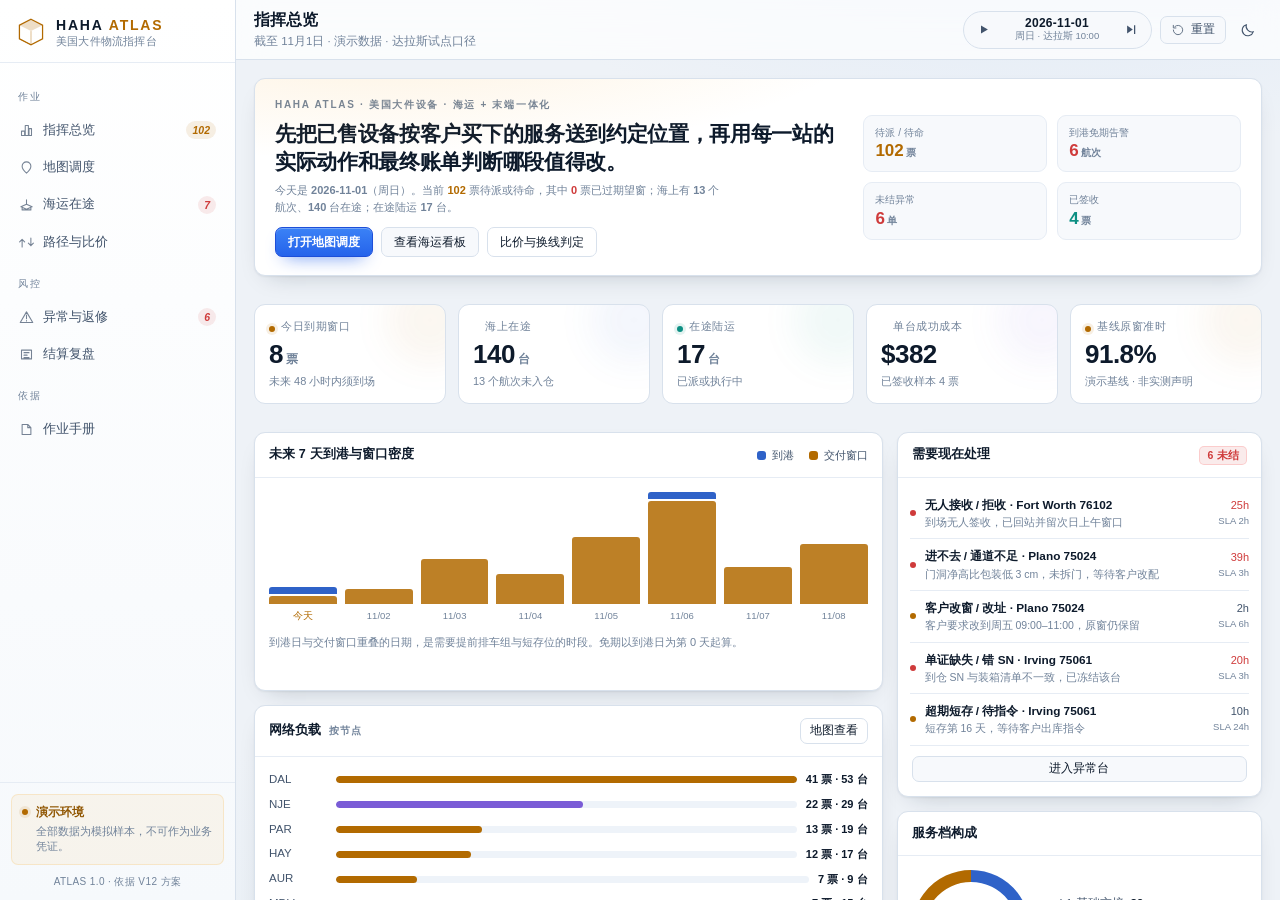
<file: index.html>
<!doctype html>
<html lang="zh-CN" data-theme="light">
<head>
<meta charset="utf-8">
<meta name="viewport" content="width=device-width, initial-scale=1, viewport-fit=cover">
<meta name="color-scheme" content="light dark">
<meta name="theme-color" content="#f4f6f9">
<meta name="description" content="HAHA ATLAS · 美国大件设备物流指挥台：地图调度、海运在途看板、路径比价、异常与结算。演示数据，非生产系统。">
<title>HAHA ATLAS · 美国大件物流指挥台</title>
<link rel="icon" href="./assets/img/favicon.svg" type="image/svg+xml">
<link rel="stylesheet" href="./assets/vendor/leaflet.css">
<link rel="stylesheet" href="./assets/css/app.css">
<link rel="stylesheet" href="./assets/css/map-apple.css">
</head>
<body>
<!-- ── boot veil ─────────────────────────────────────────────────────── -->
<div id="boot" class="boot" role="status" aria-live="polite">
  <div class="boot-mark">
    <svg viewBox="0 0 48 48" width="44" height="44" aria-hidden="true"><path d="M24 3.5 42.5 13v22L24 44.5 5.5 35V13Z" fill="none" stroke="currentColor" stroke-width="1.6"/><path d="M24 3.5 42.5 13 24 22.5 5.5 13Z" fill="currentColor" opacity=".18"/><path d="M24 22.5v22M5.5 13v22L24 44.5" fill="none" stroke="currentColor" stroke-width="1.2" opacity=".55"/></svg>
  </div>
  <div class="boot-txt"><b>HAHA ATLAS</b><span>正在装配路网与在途数据…</span></div>
</div>

<!-- ── shell ─────────────────────────────────────────────────────────── -->
<div class="app" id="app" hidden>
  <aside class="rail" id="rail" aria-label="主导航">
    <div class="rail-brand">
      <svg class="rail-logo" viewBox="0 0 48 48" aria-hidden="true"><path d="M24 3.5 42.5 13v22L24 44.5 5.5 35V13Z" fill="none" stroke="currentColor" stroke-width="2"/><path d="M24 3.5 42.5 13 24 22.5 5.5 13Z" fill="currentColor" opacity=".22"/><path d="M24 22.5v22M5.5 13v22L24 44.5" fill="none" stroke="currentColor" stroke-width="1.4" opacity=".5"/></svg>
      <div class="rail-brandtxt"><b>HAHA<span>ATLAS</span></b><i>美国大件物流指挥台</i></div>
    </div>
    <nav class="rail-nav" id="railNav"></nav>
    <div class="rail-foot">
      <div class="rail-note">
        <span class="dot dot--amber"></span>
        <div><b>演示环境</b><i>全部数据为模拟样本，不可作为业务凭证。</i></div>
      </div>
      <div class="rail-build" id="railBuild">ATLAS 1.0 · 依据 V12 方案</div>
    </div>
  </aside>

  <div class="main">
    <header class="topbar">
      <button class="icon-btn only-mobile" id="btnRail" aria-label="打开导航">
        <svg viewBox="0 0 24 24" width="18" height="18"><path d="M3 6h18M3 12h18M3 18h18" stroke="currentColor" stroke-width="1.8" fill="none" stroke-linecap="round"/></svg>
      </button>
      <div class="topbar-title">
        <h1 id="viewTitle">指挥总览</h1>
        <p id="viewSub">今日态势与网络负载</p>
      </div>
      <div class="topbar-actions">
        <div class="clock" title="推演时钟：所有时效、免期与窗口按此日期计算">
          <button class="icon-btn" id="btnPlay" aria-label="播放推演" aria-pressed="false">
            <svg viewBox="0 0 24 24" width="15" height="15" class="ico-play"><path d="M8 5.5v13l11-6.5Z" fill="currentColor"/></svg>
            <svg viewBox="0 0 24 24" width="15" height="15" class="ico-pause" hidden><path d="M7 5h4v14H7zM13 5h4v14h-4z" fill="currentColor"/></svg>
          </button>
          <div class="clock-face">
            <span id="clockDate">2026-11-01</span>
            <small id="clockDay">周日 · 达拉斯 10:00</small>
          </div>
          <button class="icon-btn" id="btnAdvance" aria-label="推进一天">
            <svg viewBox="0 0 24 24" width="15" height="15"><path d="M5 5.5v13l9-6.5Z" fill="currentColor"/><path d="M17 5v14" stroke="currentColor" stroke-width="2"/></svg>
          </button>
        </div>
        <button class="ghost-btn" id="btnReset" title="恢复初始演示数据">
          <svg viewBox="0 0 24 24" width="14" height="14"><path d="M4 12a8 8 0 1 0 2.6-5.9M4 4v4.5h4.5" fill="none" stroke="currentColor" stroke-width="1.7" stroke-linecap="round"/></svg>
          <span>重置</span>
        </button>
        <button class="icon-btn" id="btnTheme" aria-label="切换明暗主题">
          <svg viewBox="0 0 24 24" width="16" height="16" class="ico-moon"><path d="M20 14.5A8.5 8.5 0 0 1 9.5 4 8.5 8.5 0 1 0 20 14.5Z" fill="none" stroke="currentColor" stroke-width="1.6"/></svg>
          <svg viewBox="0 0 24 24" width="16" height="16" class="ico-sun" hidden><circle cx="12" cy="12" r="4.2" fill="none" stroke="currentColor" stroke-width="1.6"/><path d="M12 2.4v2.4M12 19.2v2.4M2.4 12h2.4M19.2 12h2.4M5.2 5.2l1.7 1.7M17.1 17.1l1.7 1.7M18.8 5.2l-1.7 1.7M6.9 17.1l-1.7 1.7" stroke="currentColor" stroke-width="1.6" stroke-linecap="round"/></svg>
        </button>
      </div>
    </header>

    <main class="stage" id="stage">
      <section class="view" data-view="overview" hidden></section>
      <section class="view view--flush" data-view="map" hidden></section>
      <section class="view view--flush" data-view="ocean" hidden></section>
      <section class="view" data-view="routing" hidden></section>
      <section class="view" data-view="ops" hidden></section>
      <section class="view" data-view="settlement" hidden></section>
      <section class="view" data-view="runbook" hidden></section>
    </main>
  </div>
</div>

<div id="drawer" class="drawer" hidden aria-hidden="true"></div>
<div id="toasts" class="toasts" role="status" aria-live="polite"></div>
<div id="tip" class="tip" hidden></div>

<noscript><div style="padding:48px;font:15px/1.7 system-ui;color:#ddd;background:#0b1220">
  本指挥台需要启用 JavaScript。请在浏览器设置中允许脚本后刷新页面。
</div></noscript>

<script src="./assets/vendor/leaflet.js"></script>
<script src="./assets/geo/us-states.js"></script>
<script src="./assets/js/core.js"></script>
<script src="./assets/js/data.js"></script>
<script src="./assets/js/charts.js"></script>
<script src="./assets/js/map.js"></script>
<script src="./assets/js/view-overview.js"></script>
<script src="./assets/js/view-map.js"></script>
<script src="./assets/js/view-ocean.js"></script>
<script src="./assets/js/view-routing.js"></script>
<script src="./assets/js/view-ops.js"></script>
<script src="./assets/js/view-settlement.js"></script>
<script src="./assets/js/view-runbook.js"></script>
<script src="./assets/js/app.js"></script>
</body>
</html>
</file>
<file: assets/vendor/leaflet.css>
/* required styles */

.leaflet-pane,
.leaflet-tile,
.leaflet-marker-icon,
.leaflet-marker-shadow,
.leaflet-tile-container,
.leaflet-pane > svg,
.leaflet-pane > canvas,
.leaflet-zoom-box,
.leaflet-image-layer,
.leaflet-layer {
	position: absolute;
	left: 0;
	top: 0;
	}
.leaflet-container {
	overflow: hidden;
	}
.leaflet-tile,
.leaflet-marker-icon,
.leaflet-marker-shadow {
	-webkit-user-select: none;
	   -moz-user-select: none;
	        user-select: none;
	  -webkit-user-drag: none;
	}
/* Prevents IE11 from highlighting tiles in blue */
.leaflet-tile::selection {
	background: transparent;
}
/* Safari renders non-retina tile on retina better with this, but Chrome is worse */
.leaflet-safari .leaflet-tile {
	image-rendering: -webkit-optimize-contrast;
	}
/* hack that prevents hw layers "stretching" when loading new tiles */
.leaflet-safari .leaflet-tile-container {
	width: 1600px;
	height: 1600px;
	-webkit-transform-origin: 0 0;
	}
.leaflet-marker-icon,
.leaflet-marker-shadow {
	display: block;
	}
/* .leaflet-container svg: reset svg max-width decleration shipped in Joomla! (joomla.org) 3.x */
/* .leaflet-container img: map is broken in FF if you have max-width: 100% on tiles */
.leaflet-container .leaflet-overlay-pane svg {
	max-width: none !important;
	max-height: none !important;
	}
.leaflet-container .leaflet-marker-pane img,
.leaflet-container .leaflet-shadow-pane img,
.leaflet-container .leaflet-tile-pane img,
.leaflet-container img.leaflet-image-layer,
.leaflet-container .leaflet-tile {
	max-width: none !important;
	max-height: none !important;
	width: auto;
	padding: 0;
	}

.leaflet-container img.leaflet-tile {
	/* See: https://bugs.chromium.org/p/chromium/issues/detail?id=600120 */
	mix-blend-mode: plus-lighter;
}

.leaflet-container.leaflet-touch-zoom {
	-ms-touch-action: pan-x pan-y;
	touch-action: pan-x pan-y;
	}
.leaflet-container.leaflet-touch-drag {
	-ms-touch-action: pinch-zoom;
	/* Fallback for FF which doesn't support pinch-zoom */
	touch-action: none;
	touch-action: pinch-zoom;
}
.leaflet-container.leaflet-touch-drag.leaflet-touch-zoom {
	-ms-touch-action: none;
	touch-action: none;
}
.leaflet-container {
	-webkit-tap-highlight-color: transparent;
}
.leaflet-container a {
	-webkit-tap-highlight-color: rgba(51, 181, 229, 0.4);
}
.leaflet-tile {
	filter: inherit;
	visibility: hidden;
	}
.leaflet-tile-loaded {
	visibility: inherit;
	}
.leaflet-zoom-box {
	width: 0;
	height: 0;
	-moz-box-sizing: border-box;
	     box-sizing: border-box;
	z-index: 800;
	}
/* workaround for https://bugzilla.mozilla.org/show_bug.cgi?id=888319 */
.leaflet-overlay-pane svg {
	-moz-user-select: none;
	}

.leaflet-pane         { z-index: 400; }

.leaflet-tile-pane    { z-index: 200; }
.leaflet-overlay-pane { z-index: 400; }
.leaflet-shadow-pane  { z-index: 500; }
.leaflet-marker-pane  { z-index: 600; }
.leaflet-tooltip-pane   { z-index: 650; }
.leaflet-popup-pane   { z-index: 700; }

.leaflet-map-pane canvas { z-index: 100; }
.leaflet-map-pane svg    { z-index: 200; }

.leaflet-vml-shape {
	width: 1px;
	height: 1px;
	}
.lvml {
	behavior: url(#default#VML);
	display: inline-block;
	position: absolute;
	}


/* control positioning */

.leaflet-control {
	position: relative;
	z-index: 800;
	pointer-events: visiblePainted; /* IE 9-10 doesn't have auto */
	pointer-events: auto;
	}
.leaflet-top,
.leaflet-bottom {
	position: absolute;
	z-index: 1000;
	pointer-events: none;
	}
.leaflet-top {
	top: 0;
	}
.leaflet-right {
	right: 0;
	}
.leaflet-bottom {
	bottom: 0;
	}
.leaflet-left {
	left: 0;
	}
.leaflet-control {
	float: left;
	clear: both;
	}
.leaflet-right .leaflet-control {
	float: right;
	}
.leaflet-top .leaflet-control {
	margin-top: 10px;
	}
.leaflet-bottom .leaflet-control {
	margin-bottom: 10px;
	}
.leaflet-left .leaflet-control {
	margin-left: 10px;
	}
.leaflet-right .leaflet-control {
	margin-right: 10px;
	}


/* zoom and fade animations */

.leaflet-fade-anim .leaflet-popup {
	opacity: 0;
	-webkit-transition: opacity 0.2s linear;
	   -moz-transition: opacity 0.2s linear;
	        transition: opacity 0.2s linear;
	}
.leaflet-fade-anim .leaflet-map-pane .leaflet-popup {
	opacity: 1;
	}
.leaflet-zoom-animated {
	-webkit-transform-origin: 0 0;
	    -ms-transform-origin: 0 0;
	        transform-origin: 0 0;
	}
svg.leaflet-zoom-animated {
	will-change: transform;
}

.leaflet-zoom-anim .leaflet-zoom-animated {
	-webkit-transition: -webkit-transform 0.25s cubic-bezier(0,0,0.25,1);
	   -moz-transition:    -moz-transform 0.25s cubic-bezier(0,0,0.25,1);
	        transition:         transform 0.25s cubic-bezier(0,0,0.25,1);
	}
.leaflet-zoom-anim .leaflet-tile,
.leaflet-pan-anim .leaflet-tile {
	-webkit-transition: none;
	   -moz-transition: none;
	        transition: none;
	}

.leaflet-zoom-anim .leaflet-zoom-hide {
	visibility: hidden;
	}


/* cursors */

.leaflet-interactive {
	cursor: pointer;
	}
.leaflet-grab {
	cursor: -webkit-grab;
	cursor:    -moz-grab;
	cursor:         grab;
	}
.leaflet-crosshair,
.leaflet-crosshair .leaflet-interactive {
	cursor: crosshair;
	}
.leaflet-popup-pane,
.leaflet-control {
	cursor: auto;
	}
.leaflet-dragging .leaflet-grab,
.leaflet-dragging .leaflet-grab .leaflet-interactive,
.leaflet-dragging .leaflet-marker-draggable {
	cursor: move;
	cursor: -webkit-grabbing;
	cursor:    -moz-grabbing;
	cursor:         grabbing;
	}

/* marker & overlays interactivity */
.leaflet-marker-icon,
.leaflet-marker-shadow,
.leaflet-image-layer,
.leaflet-pane > svg path,
.leaflet-tile-container {
	pointer-events: none;
	}

.leaflet-marker-icon.leaflet-interactive,
.leaflet-image-layer.leaflet-interactive,
.leaflet-pane > svg path.leaflet-interactive,
svg.leaflet-image-layer.leaflet-interactive path {
	pointer-events: visiblePainted; /* IE 9-10 doesn't have auto */
	pointer-events: auto;
	}

/* visual tweaks */

.leaflet-container {
	background: #ddd;
	outline-offset: 1px;
	}
.leaflet-container a {
	color: #0078A8;
	}
.leaflet-zoom-box {
	border: 2px dotted #38f;
	background: rgba(255,255,255,0.5);
	}


/* general typography */
.leaflet-container {
	font-family: "Helvetica Neue", Arial, Helvetica, sans-serif;
	font-size: 12px;
	font-size: 0.75rem;
	line-height: 1.5;
	}


/* general toolbar styles */

.leaflet-bar {
	box-shadow: 0 1px 5px rgba(0,0,0,0.65);
	border-radius: 4px;
	}
.leaflet-bar a {
	background-color: #fff;
	border-bottom: 1px solid #ccc;
	width: 26px;
	height: 26px;
	line-height: 26px;
	display: block;
	text-align: center;
	text-decoration: none;
	color: black;
	}
.leaflet-bar a,
.leaflet-control-layers-toggle {
	background-position: 50% 50%;
	background-repeat: no-repeat;
	display: block;
	}
.leaflet-bar a:hover,
.leaflet-bar a:focus {
	background-color: #f4f4f4;
	}
.leaflet-bar a:first-child {
	border-top-left-radius: 4px;
	border-top-right-radius: 4px;
	}
.leaflet-bar a:last-child {
	border-bottom-left-radius: 4px;
	border-bottom-right-radius: 4px;
	border-bottom: none;
	}
.leaflet-bar a.leaflet-disabled {
	cursor: default;
	background-color: #f4f4f4;
	color: #bbb;
	}

.leaflet-touch .leaflet-bar a {
	width: 30px;
	height: 30px;
	line-height: 30px;
	}
.leaflet-touch .leaflet-bar a:first-child {
	border-top-left-radius: 2px;
	border-top-right-radius: 2px;
	}
.leaflet-touch .leaflet-bar a:last-child {
	border-bottom-left-radius: 2px;
	border-bottom-right-radius: 2px;
	}

/* zoom control */

.leaflet-control-zoom-in,
.leaflet-control-zoom-out {
	font: bold 18px 'Lucida Console', Monaco, monospace;
	text-indent: 1px;
	}

.leaflet-touch .leaflet-control-zoom-in, .leaflet-touch .leaflet-control-zoom-out  {
	font-size: 22px;
	}


/* layers control */

.leaflet-control-layers {
	box-shadow: 0 1px 5px rgba(0,0,0,0.4);
	background: #fff;
	border-radius: 5px;
	}
.leaflet-control-layers-toggle {
	background-image: url(images/layers.png);
	width: 36px;
	height: 36px;
	}
.leaflet-retina .leaflet-control-layers-toggle {
	background-image: url(images/layers-2x.png);
	background-size: 26px 26px;
	}
.leaflet-touch .leaflet-control-layers-toggle {
	width: 44px;
	height: 44px;
	}
.leaflet-control-layers .leaflet-control-layers-list,
.leaflet-control-layers-expanded .leaflet-control-layers-toggle {
	display: none;
	}
.leaflet-control-layers-expanded .leaflet-control-layers-list {
	display: block;
	position: relative;
	}
.leaflet-control-layers-expanded {
	padding: 6px 10px 6px 6px;
	color: #333;
	background: #fff;
	}
.leaflet-control-layers-scrollbar {
	overflow-y: scroll;
	overflow-x: hidden;
	padding-right: 5px;
	}
.leaflet-control-layers-selector {
	margin-top: 2px;
	position: relative;
	top: 1px;
	}
.leaflet-control-layers label {
	display: block;
	font-size: 13px;
	font-size: 1.08333em;
	}
.leaflet-control-layers-separator {
	height: 0;
	border-top: 1px solid #ddd;
	margin: 5px -10px 5px -6px;
	}

/* Default icon URLs */
.leaflet-default-icon-path { /* used only in path-guessing heuristic, see L.Icon.Default */
	background-image: url(images/marker-icon.png);
	}


/* attribution and scale controls */

.leaflet-container .leaflet-control-attribution {
	background: #fff;
	background: rgba(255, 255, 255, 0.8);
	margin: 0;
	}
.leaflet-control-attribution,
.leaflet-control-scale-line {
	padding: 0 5px;
	color: #333;
	line-height: 1.4;
	}
.leaflet-control-attribution a {
	text-decoration: none;
	}
.leaflet-control-attribution a:hover,
.leaflet-control-attribution a:focus {
	text-decoration: underline;
	}
.leaflet-attribution-flag {
	display: inline !important;
	vertical-align: baseline !important;
	width: 1em;
	height: 0.6669em;
	}
.leaflet-left .leaflet-control-scale {
	margin-left: 5px;
	}
.leaflet-bottom .leaflet-control-scale {
	margin-bottom: 5px;
	}
.leaflet-control-scale-line {
	border: 2px solid #777;
	border-top: none;
	line-height: 1.1;
	padding: 2px 5px 1px;
	white-space: nowrap;
	-moz-box-sizing: border-box;
	     box-sizing: border-box;
	background: rgba(255, 255, 255, 0.8);
	text-shadow: 1px 1px #fff;
	}
.leaflet-control-scale-line:not(:first-child) {
	border-top: 2px solid #777;
	border-bottom: none;
	margin-top: -2px;
	}
.leaflet-control-scale-line:not(:first-child):not(:last-child) {
	border-bottom: 2px solid #777;
	}

.leaflet-touch .leaflet-control-attribution,
.leaflet-touch .leaflet-control-layers,
.leaflet-touch .leaflet-bar {
	box-shadow: none;
	}
.leaflet-touch .leaflet-control-layers,
.leaflet-touch .leaflet-bar {
	border: 2px solid rgba(0,0,0,0.2);
	background-clip: padding-box;
	}


/* popup */

.leaflet-popup {
	position: absolute;
	text-align: center;
	margin-bottom: 20px;
	}
.leaflet-popup-content-wrapper {
	padding: 1px;
	text-align: left;
	border-radius: 12px;
	}
.leaflet-popup-content {
	margin: 13px 24px 13px 20px;
	line-height: 1.3;
	font-size: 13px;
	font-size: 1.08333em;
	min-height: 1px;
	}
.leaflet-popup-content p {
	margin: 17px 0;
	margin: 1.3em 0;
	}
.leaflet-popup-tip-container {
	width: 40px;
	height: 20px;
	position: absolute;
	left: 50%;
	margin-top: -1px;
	margin-left: -20px;
	overflow: hidden;
	pointer-events: none;
	}
.leaflet-popup-tip {
	width: 17px;
	height: 17px;
	padding: 1px;

	margin: -10px auto 0;
	pointer-events: auto;

	-webkit-transform: rotate(45deg);
	   -moz-transform: rotate(45deg);
	    -ms-transform: rotate(45deg);
	        transform: rotate(45deg);
	}
.leaflet-popup-content-wrapper,
.leaflet-popup-tip {
	background: white;
	color: #333;
	box-shadow: 0 3px 14px rgba(0,0,0,0.4);
	}
.leaflet-container a.leaflet-popup-close-button {
	position: absolute;
	top: 0;
	right: 0;
	border: none;
	text-align: center;
	width: 24px;
	height: 24px;
	font: 16px/24px Tahoma, Verdana, sans-serif;
	color: #757575;
	text-decoration: none;
	background: transparent;
	}
.leaflet-container a.leaflet-popup-close-button:hover,
.leaflet-container a.leaflet-popup-close-button:focus {
	color: #585858;
	}
.leaflet-popup-scrolled {
	overflow: auto;
	}

.leaflet-oldie .leaflet-popup-content-wrapper {
	-ms-zoom: 1;
	}
.leaflet-oldie .leaflet-popup-tip {
	width: 24px;
	margin: 0 auto;

	-ms-filter: "progid:DXImageTransform.Microsoft.Matrix(M11=0.70710678, M12=0.70710678, M21=-0.70710678, M22=0.70710678)";
	filter: progid:DXImageTransform.Microsoft.Matrix(M11=0.70710678, M12=0.70710678, M21=-0.70710678, M22=0.70710678);
	}

.leaflet-oldie .leaflet-control-zoom,
.leaflet-oldie .leaflet-control-layers,
.leaflet-oldie .leaflet-popup-content-wrapper,
.leaflet-oldie .leaflet-popup-tip {
	border: 1px solid #999;
	}


/* div icon */

.leaflet-div-icon {
	background: #fff;
	border: 1px solid #666;
	}


/* Tooltip */
/* Base styles for the element that has a tooltip */
.leaflet-tooltip {
	position: absolute;
	padding: 6px;
	background-color: #fff;
	border: 1px solid #fff;
	border-radius: 3px;
	color: #222;
	white-space: nowrap;
	-webkit-user-select: none;
	-moz-user-select: none;
	-ms-user-select: none;
	user-select: none;
	pointer-events: none;
	box-shadow: 0 1px 3px rgba(0,0,0,0.4);
	}
.leaflet-tooltip.leaflet-interactive {
	cursor: pointer;
	pointer-events: auto;
	}
.leaflet-tooltip-top:before,
.leaflet-tooltip-bottom:before,
.leaflet-tooltip-left:before,
.leaflet-tooltip-right:before {
	position: absolute;
	pointer-events: none;
	border: 6px solid transparent;
	background: transparent;
	content: "";
	}

/* Directions */

.leaflet-tooltip-bottom {
	margin-top: 6px;
}
.leaflet-tooltip-top {
	margin-top: -6px;
}
.leaflet-tooltip-bottom:before,
.leaflet-tooltip-top:before {
	left: 50%;
	margin-left: -6px;
	}
.leaflet-tooltip-top:before {
	bottom: 0;
	margin-bottom: -12px;
	border-top-color: #fff;
	}
.leaflet-tooltip-bottom:before {
	top: 0;
	margin-top: -12px;
	margin-left: -6px;
	border-bottom-color: #fff;
	}
.leaflet-tooltip-left {
	margin-left: -6px;
}
.leaflet-tooltip-right {
	margin-left: 6px;
}
.leaflet-tooltip-left:before,
.leaflet-tooltip-right:before {
	top: 50%;
	margin-top: -6px;
	}
.leaflet-tooltip-left:before {
	right: 0;
	margin-right: -12px;
	border-left-color: #fff;
	}
.leaflet-tooltip-right:before {
	left: 0;
	margin-left: -12px;
	border-right-color: #fff;
	}

/* Printing */

@media print {
	/* Prevent printers from removing background-images of controls. */
	.leaflet-control {
		-webkit-print-color-adjust: exact;
		print-color-adjust: exact;
		}
	}
</file>
<file: assets/css/app.css>
/* ==========================================================================
   HAHA ATLAS · 美国大件物流指挥台
   Design system + layout. Dark control-room default, light "day" variant.
   ========================================================================== */

/* ── tokens ─────────────────────────────────────────────────────────── */
:root{
  --bg:#070b12;
  --bg-grad:radial-gradient(1200px 620px at 78% -18%, #12203a 0%, transparent 62%),
            radial-gradient(900px 520px at 8% 108%, #0d1c2b 0%, transparent 58%);
  --panel:#0e1626;
  --panel-2:#111c2e;
  --panel-3:#16243a;
  --line:#1d2a3e;
  --line-soft:#16202f;
  --txt:#e8eef7;
  --txt-2:#a9b8cc;
  --txt-3:#6b7d94;
  --amber:#f5a524;
  --amber-2:#ffc65c;
  --amber-soft:rgba(245,165,36,.13);
  --teal:#2dd4bf;
  --teal-soft:rgba(45,212,191,.13);
  --blue:#5b8def;
  --blue-soft:rgba(91,141,239,.14);
  --violet:#a78bfa;
  --violet-soft:rgba(167,139,250,.14);
  --red:#ff6b6b;
  --red-soft:rgba(255,107,107,.14);
  --green:#34d399;
  --green-soft:rgba(52,211,153,.13);
  --shadow:0 1px 2px rgba(0,0,0,.35), 0 12px 32px -12px rgba(0,0,0,.55);
  --shadow-lg:0 24px 60px -24px rgba(0,0,0,.7);
  --r-s:7px; --r-m:11px; --r-l:16px;
  --rail-w:236px;
  --top-h:60px;
  --ease:cubic-bezier(.22,.75,.24,1);
  --mono:ui-monospace,"SFMono-Regular","JetBrains Mono",Menlo,Consolas,monospace;
  --sans:-apple-system,BlinkMacSystemFont,"Segoe UI","PingFang SC","Hiragino Sans GB","Microsoft YaHei","Noto Sans SC",sans-serif;
  color-scheme:dark;
}
html[data-theme="light"]{
  --bg:#eef2f7;
  --bg-grad:radial-gradient(1100px 560px at 82% -20%, #dbe7f6 0%, transparent 60%),
            radial-gradient(800px 480px at 0% 108%, #e6eef5 0%, transparent 55%);
  --panel:#ffffff;
  --panel-2:#f7f9fc;
  --panel-3:#eef3f9;
  --line:#d8e1ec;
  --line-soft:#e6ecf4;
  --txt:#0d1a2b;
  --txt-2:#42546c;
  --txt-3:#71839a;
  --amber:#b26a00;
  --amber-2:#8f5500;
  --amber-soft:rgba(178,106,0,.11);
  --teal:#0d8f83;
  --teal-soft:rgba(13,143,131,.11);
  --blue:#2f62c8;
  --blue-soft:rgba(47,98,200,.1);
  --violet:#7a5cd6;
  --violet-soft:rgba(122,92,214,.11);
  --red:#cf3b3b;
  --red-soft:rgba(207,59,59,.1);
  --green:#12805a;
  --green-soft:rgba(18,128,90,.1);
  --shadow:0 1px 2px rgba(16,32,52,.06), 0 10px 24px -14px rgba(16,32,52,.28);
  --shadow-lg:0 24px 56px -24px rgba(16,32,52,.35);
  color-scheme:light;
}

/* ── reset ──────────────────────────────────────────────────────────── */
*,*::before,*::after{box-sizing:border-box}
html,body{height:100%}
body{
  margin:0;font-family:var(--sans);font-size:13px;line-height:1.55;
  color:var(--txt);background:var(--bg);background-image:var(--bg-grad);
  background-attachment:fixed;
  -webkit-font-smoothing:antialiased;text-rendering:optimizeLegibility;
  overflow:hidden;
}
h1,h2,h3,h4,p,figure{margin:0}
button,input,select,textarea{font:inherit;color:inherit}
a{color:var(--blue);text-decoration:none}
a:hover{text-decoration:underline}
svg{display:block}
::selection{background:var(--amber-soft);color:var(--txt)}
:focus-visible{outline:2px solid var(--amber);outline-offset:2px;border-radius:4px}
.num{font-variant-numeric:tabular-nums;font-feature-settings:"tnum" 1}
.mono{font-family:var(--mono)}
button{cursor:pointer;background:none;border:0;padding:0}
[hidden]{display:none !important}

/* scrollbars */
*::-webkit-scrollbar{width:10px;height:10px}
*::-webkit-scrollbar-track{background:transparent}
*::-webkit-scrollbar-thumb{background:#25344b;border-radius:6px;border:3px solid transparent;background-clip:content-box}
*::-webkit-scrollbar-thumb:hover{background:#33465f;background-clip:content-box}
html[data-theme="light"] *::-webkit-scrollbar-thumb{background:#c6d2e1;background-clip:content-box}

/* ── boot ───────────────────────────────────────────────────────────── */
.boot{
  position:fixed;inset:0;z-index:90;display:grid;place-content:center;justify-items:center;gap:18px;
  background:var(--bg);color:var(--amber);transition:opacity .45s var(--ease),visibility .45s;
}
.boot.is-done{opacity:0;visibility:hidden;pointer-events:none}
.boot-mark{animation:breathe 2.4s var(--ease) infinite}
@keyframes breathe{0%,100%{opacity:.55;transform:translateY(0)}50%{opacity:1;transform:translateY(-3px)}}
.boot-txt{text-align:center;display:grid;gap:5px}
.boot-txt b{font-size:15px;letter-spacing:.22em;color:var(--txt)}
.boot-txt span{font-size:12px;color:var(--txt-3)}

/* ── shell ──────────────────────────────────────────────────────────── */
.app{display:grid;grid-template-columns:var(--rail-w) minmax(0,1fr);height:100vh;height:100dvh}

.rail{
  display:flex;flex-direction:column;min-height:0;
  border-right:1px solid var(--line);
  background:linear-gradient(180deg,rgba(17,28,46,.92),rgba(10,16,26,.96));
  backdrop-filter:blur(10px);
}
html[data-theme="light"] .rail{background:linear-gradient(180deg,#fff,#f6f9fc)}
html[data-theme="light"] .btn--prime{
  background:linear-gradient(180deg,#3b82f6,#2563eb);border-color:#1d4ed8;color:#fff;
  box-shadow:0 1px 0 rgba(255,255,255,.28) inset,0 8px 18px -10px rgba(37,99,235,.95);
}
html[data-theme="light"] .btn--prime:hover{filter:brightness(1.05)}
html[data-theme="light"] .nav-item.is-on{background:rgba(37,99,235,.10);color:#1d4ed8}
html[data-theme="light"] .nav-item.is-on::before{background:#2563eb}
html[data-theme="light"] .brandmark{color:#1d4ed8}
.rail-brand{display:flex;align-items:center;gap:10px;padding:17px 16px 15px;border-bottom:1px solid var(--line-soft)}
.rail-logo{width:30px;height:30px;color:var(--amber);flex:none}
.rail-brandtxt{display:grid;line-height:1.15;min-width:0}
.rail-brandtxt b{font-size:14px;letter-spacing:.13em;font-weight:800}
.rail-brandtxt b span{color:var(--amber);margin-left:5px}
.rail-brandtxt i{font-size:10.5px;font-style:normal;color:var(--txt-3);letter-spacing:.02em;margin-top:2px;white-space:nowrap}

.rail-nav{flex:1;overflow-y:auto;padding:12px 9px;display:flex;flex-direction:column;gap:2px}
.rail-sec{font-size:10px;letter-spacing:.16em;color:var(--txt-3);padding:14px 9px 6px;text-transform:uppercase}
.nav-item{
  display:flex;align-items:center;gap:9px;padding:8px 10px;border-radius:var(--r-s);
  color:var(--txt-2);font-size:12.5px;font-weight:500;position:relative;
  transition:background .16s var(--ease),color .16s var(--ease);
}
.nav-item svg{width:15px;height:15px;flex:none;opacity:.72;transition:opacity .16s}
.nav-item:hover{background:var(--panel-3);color:var(--txt);text-decoration:none}
.nav-item:hover svg{opacity:1}
.nav-item.is-on{background:var(--amber-soft);color:var(--amber)}
.nav-item.is-on svg{opacity:1}
.nav-item.is-on::before{content:"";position:absolute;left:-9px;top:50%;transform:translateY(-50%);width:2px;height:16px;border-radius:2px;background:var(--amber)}
.nav-item .nav-badge{margin-left:auto;font-size:10.5px;font-weight:700;padding:1px 6px;border-radius:99px;background:var(--red-soft);color:var(--red);font-variant-numeric:tabular-nums}
.nav-item .nav-badge[data-tone="amber"]{background:var(--amber-soft);color:var(--amber)}
.nav-item .nav-badge[data-tone="blue"]{background:var(--blue-soft);color:var(--blue)}

.rail-foot{padding:11px;border-top:1px solid var(--line-soft);display:grid;gap:9px}
.rail-note{display:flex;gap:8px;padding:9px 10px;border-radius:var(--r-s);background:rgba(245,165,36,.07);border:1px solid rgba(245,165,36,.18)}
.rail-note b{display:block;font-size:11.5px;color:var(--amber-2)}
.rail-note i{display:block;font-size:10.5px;font-style:normal;color:var(--txt-3);line-height:1.45;margin-top:2px}
.rail-build{font-size:10px;color:var(--txt-3);text-align:center;letter-spacing:.04em}
.dot{width:6px;height:6px;border-radius:50%;flex:none;margin-top:5px}
.dot--amber{background:var(--amber);box-shadow:0 0 0 3px var(--amber-soft)}
.dot--red{background:var(--red);box-shadow:0 0 0 3px var(--red-soft)}
.dot--green{background:var(--green);box-shadow:0 0 0 3px var(--green-soft)}
.dot--teal{background:var(--teal);box-shadow:0 0 0 3px var(--teal-soft)}

.main{display:flex;flex-direction:column;min-width:0;min-height:0}
.topbar{
  height:var(--top-h);flex:none;display:flex;align-items:center;gap:14px;padding:0 18px;
  border-bottom:1px solid var(--line);
  background:color-mix(in srgb, var(--panel) 72%, transparent);
  backdrop-filter:blur(14px);z-index:20;
}
.topbar-title{min-width:0;flex:1}
.topbar-title h1{font-size:15.5px;font-weight:680;letter-spacing:-.01em;white-space:nowrap;overflow:hidden;text-overflow:ellipsis}
.topbar-title p{font-size:11.5px;color:var(--txt-3);margin-top:1px;white-space:nowrap;overflow:hidden;text-overflow:ellipsis}
.topbar-actions{display:flex;align-items:center;gap:8px;flex:none}

.clock{
  display:flex;align-items:center;gap:8px;padding:4px 6px 4px 5px;border-radius:99px;
  border:1px solid var(--line);background:var(--panel-2);
}
.clock-face{display:grid;line-height:1.15;text-align:center;min-width:104px}
.clock-face span{font-size:12px;font-weight:650;font-variant-numeric:tabular-nums;letter-spacing:.02em}
.clock-face small{font-size:9.5px;color:var(--txt-3);font-variant-numeric:tabular-nums}

.icon-btn{
  display:grid;place-items:center;width:28px;height:28px;border-radius:var(--r-s);
  color:var(--txt-2);border:1px solid transparent;transition:.16s var(--ease);
}
.icon-btn:hover{background:var(--panel-3);color:var(--txt);border-color:var(--line)}
.ghost-btn{
  display:inline-flex;align-items:center;gap:6px;height:28px;padding:0 10px;border-radius:var(--r-s);
  border:1px solid var(--line);background:var(--panel-2);color:var(--txt-2);font-size:11.5px;font-weight:550;
  transition:.16s var(--ease);
}
.ghost-btn:hover{color:var(--txt);border-color:var(--txt-3)}
.ghost-btn svg{opacity:.8}

.stage{position:relative;flex:1;min-height:0}
.view{position:absolute;inset:0;overflow-y:auto;overflow-x:hidden;padding:18px 18px 40px;animation:viewIn .32s var(--ease) both}
.view--flush{padding:0;overflow:hidden}
@keyframes viewIn{from{opacity:0;transform:translateY(7px)}to{opacity:1;transform:none}}
.wrap{max-width:1560px;margin:0 auto;display:grid;gap:14px}

/* ── primitives ─────────────────────────────────────────────────────── */
.card{
  background:var(--panel);border:1px solid var(--line);border-radius:var(--r-m);
  box-shadow:var(--shadow);min-width:0;
}
.card-h{display:flex;align-items:center;gap:10px;padding:12px 14px;border-bottom:1px solid var(--line-soft)}
.card-h h3{font-size:12.5px;font-weight:650;letter-spacing:.01em;display:flex;align-items:center;gap:7px;min-width:0}
.card-h h3 .k{font-size:10px;font-weight:700;letter-spacing:.1em;color:var(--txt-3);text-transform:uppercase}
.card-h .sp{flex:1}
.card-b{padding:14px}
.card-b--tight{padding:10px 12px}
.card-b--flush{padding:0}

.eyebrow{font-size:10px;letter-spacing:.17em;text-transform:uppercase;color:var(--txt-3);font-weight:650}
.muted{color:var(--txt-3)}
.sub{color:var(--txt-2)}
.hint{font-size:11px;color:var(--txt-3);line-height:1.55}

.tag{
  display:inline-flex;align-items:center;gap:4px;height:19px;padding:0 7px;border-radius:5px;
  font-size:10.5px;font-weight:600;letter-spacing:.02em;white-space:nowrap;
  border:1px solid transparent;font-variant-numeric:tabular-nums;
}
.tag--amber{background:var(--amber-soft);color:var(--amber);border-color:rgba(245,165,36,.24)}
.tag--teal{background:var(--teal-soft);color:var(--teal);border-color:rgba(45,212,191,.24)}
.tag--blue{background:var(--blue-soft);color:var(--blue);border-color:rgba(91,141,239,.24)}
.tag--violet{background:var(--violet-soft);color:var(--violet);border-color:rgba(167,139,250,.24)}
.tag--red{background:var(--red-soft);color:var(--red);border-color:rgba(255,107,107,.24)}
.tag--green{background:var(--green-soft);color:var(--green);border-color:rgba(52,211,153,.24)}
.tag--plain{background:var(--panel-3);color:var(--txt-2);border-color:var(--line)}

.pill{display:inline-flex;align-items:center;gap:5px;height:24px;padding:0 9px;border-radius:99px;border:1px solid var(--line);background:var(--panel-2);font-size:11px;color:var(--txt-2);transition:.15s var(--ease);white-space:nowrap}
.pill:hover{border-color:var(--txt-3);color:var(--txt)}
.pill.is-on{background:var(--amber-soft);border-color:rgba(245,165,36,.4);color:var(--amber)}
.pill .n{font-size:10px;font-variant-numeric:tabular-nums;opacity:.75}

.btn{
  display:inline-flex;align-items:center;justify-content:center;gap:6px;height:30px;padding:0 12px;
  border-radius:var(--r-s);border:1px solid var(--line);background:var(--panel-2);color:var(--txt);
  font-size:12px;font-weight:560;transition:.16s var(--ease);white-space:nowrap;
}
.btn:hover{border-color:var(--txt-3)}
.btn:active{transform:translateY(1px)}
.btn--prime{background:linear-gradient(180deg,var(--amber),#dc8f12);color:#1a1206;border-color:#c47f0c;font-weight:680;box-shadow:0 1px 0 rgba(255,255,255,.22) inset,0 6px 16px -8px rgba(245,165,36,.8)}
.btn--prime:hover{filter:brightness(1.06)}
.btn--prime:disabled{opacity:.45;filter:grayscale(.4);cursor:not-allowed}
.btn--ghost{background:transparent}
.btn--sm{height:26px;padding:0 9px;font-size:11.5px}
.btn--danger{color:var(--red);border-color:rgba(255,107,107,.34)}
.btn--danger:hover{background:var(--red-soft)}
.btn[aria-pressed="true"]{background:var(--amber-soft);border-color:rgba(245,165,36,.4);color:var(--amber)}

.seg{display:inline-flex;padding:2px;border-radius:8px;background:var(--panel-3);border:1px solid var(--line);gap:2px}
.seg button{padding:4px 10px;border-radius:6px;font-size:11.5px;color:var(--txt-2);font-weight:550;transition:.14s}
.seg button:hover{color:var(--txt)}
.seg button[aria-pressed="true"]{background:var(--panel);color:var(--txt);box-shadow:0 1px 3px rgba(0,0,0,.3)}
html[data-theme="light"] .seg button[aria-pressed="true"]{box-shadow:0 1px 3px rgba(16,32,52,.14)}

.input,.select{
  height:30px;padding:0 10px;border-radius:var(--r-s);border:1px solid var(--line);
  background:var(--panel-2);font-size:12px;color:var(--txt);min-width:0;transition:.15s;
}
.input::placeholder{color:var(--txt-3)}
.input:focus,.select:focus{border-color:var(--amber);outline:none;box-shadow:0 0 0 3px var(--amber-soft)}
.select{appearance:none;padding-right:26px;background-image:linear-gradient(45deg,transparent 50%,var(--txt-3) 50%),linear-gradient(135deg,var(--txt-3) 50%,transparent 50%);background-position:calc(100% - 14px) 13px,calc(100% - 10px) 13px;background-size:4px 4px,4px 4px;background-repeat:no-repeat}
.search{
  position:relative;display:flex;align-items:center;
}
.search svg{position:absolute;left:9px;color:var(--txt-3);pointer-events:none}
.search .input{padding-left:29px;width:100%}

.kv{display:grid;grid-template-columns:auto 1fr;gap:5px 14px;font-size:11.5px}
.kv dt{color:var(--txt-3);white-space:nowrap}
.kv dd{margin:0;color:var(--txt);text-align:right;font-variant-numeric:tabular-nums}

.divide{height:1px;background:var(--line-soft);margin:12px 0}

/* ── tables ─────────────────────────────────────────────────────────── */
.tbl-wrap{overflow:auto;border-radius:0 0 var(--r-m) var(--r-m)}
table.tbl{width:100%;border-collapse:separate;border-spacing:0;font-size:11.8px}
table.tbl th{
  position:sticky;top:0;z-index:2;text-align:left;font-size:10px;font-weight:650;letter-spacing:.1em;
  text-transform:uppercase;color:var(--txt-3);padding:8px 11px;background:var(--panel-2);
  border-bottom:1px solid var(--line);white-space:nowrap;
}
table.tbl td{padding:8px 11px;border-bottom:1px solid var(--line-soft);vertical-align:middle}
table.tbl tbody tr{transition:background .13s}
table.tbl tbody tr:hover{background:var(--panel-2)}
table.tbl tbody tr.is-sel{background:var(--amber-soft)}
table.tbl tbody tr:last-child td{border-bottom:0}
table.tbl td.r,table.tbl th.r{text-align:right}
table.tbl td.c,table.tbl th.c{text-align:center}
table.tbl .num{font-variant-numeric:tabular-nums}
table.tbl tfoot td{padding:9px 11px;border-top:1px solid var(--line);background:var(--panel-2);font-weight:650;font-size:12px}

/* ── stats ──────────────────────────────────────────────────────────── */
.stat-grid{display:grid;grid-template-columns:repeat(auto-fit,minmax(168px,1fr));gap:12px}
.stat{
  position:relative;padding:13px 14px;border-radius:var(--r-m);background:var(--panel);
  border:1px solid var(--line);overflow:hidden;
}
.stat::after{content:"";position:absolute;right:-30px;top:-30px;width:90px;height:90px;border-radius:50%;background:var(--accent,var(--amber-soft));filter:blur(18px);opacity:.55}
.stat .lab{font-size:10.5px;color:var(--txt-3);letter-spacing:.05em;display:flex;align-items:center;gap:6px}
.stat .val{font-size:26px;font-weight:700;letter-spacing:-.02em;line-height:1.15;margin-top:5px;font-variant-numeric:tabular-nums}
.stat .val small{font-size:12px;font-weight:600;color:var(--txt-3);margin-left:3px}
.stat .meta{display:flex;align-items:center;gap:6px;margin-top:4px;font-size:11px;color:var(--txt-3)}
.delta{display:inline-flex;align-items:center;gap:3px;font-weight:650;font-size:11px;font-variant-numeric:tabular-nums}
.delta--up{color:var(--green)}
.delta--down{color:var(--red)}
.delta--flat{color:var(--txt-3)}

/* ── layout helpers ─────────────────────────────────────────────────── */
.grid{display:grid;gap:14px}
.g-2{grid-template-columns:repeat(2,minmax(0,1fr))}
.g-3{grid-template-columns:repeat(3,minmax(0,1fr))}
.g-4{grid-template-columns:repeat(4,minmax(0,1fr))}
.g-23{grid-template-columns:minmax(0,1.72fr) minmax(0,1fr)}
.g-32{grid-template-columns:minmax(0,1fr) minmax(0,1.6fr)}
.row{display:flex;align-items:center;gap:8px;flex-wrap:wrap}
.row--tight{gap:5px}
.sp{flex:1}
.stack{display:grid;gap:10px}

/* ── map shell ──────────────────────────────────────────────────────── */
.map-shell{position:absolute;inset:0;display:grid;grid-template-columns:minmax(0,1fr) 372px;overflow:hidden}
.map-stage{position:relative;min-width:0;background:linear-gradient(180deg,#060a11,#0a1220 60%,#070d16)}
html[data-theme="light"] .map-stage{background:linear-gradient(180deg,#f3f7fc,#e9f0f8)}
.map-svg{position:absolute;inset:0;width:100%;height:100%;display:block;touch-action:none;cursor:grab}
.map-svg.is-panning{cursor:grabbing}
.map-overlay{position:absolute;inset:0;pointer-events:none}
.map-overlay > *{pointer-events:auto}

.map-top{position:absolute;top:12px;left:12px;right:12px;display:flex;flex-direction:column;align-items:flex-start;gap:8px}
.map-top > *{max-width:100%}
.map-panel{
  background:color-mix(in srgb, var(--panel) 92%, transparent);border:1px solid var(--line);
  border-radius:var(--r-m);box-shadow:var(--shadow-lg);backdrop-filter:blur(12px);max-width:100%;
}
.map-filters{padding:7px;display:flex;gap:5px;align-items:center;flex-wrap:wrap;max-width:100%}
.map-legend{
  position:absolute;left:12px;bottom:12px;padding:9px 11px;display:grid;gap:6px;font-size:10.5px;color:var(--txt-2)
}
.map-legend .li{display:flex;align-items:center;gap:7px}
.map-legend .sw{width:9px;height:9px;border-radius:3px;flex:none}
.map-zoom{position:absolute;right:12px;bottom:12px;display:grid;gap:1px;padding:3px}
.map-zoom button{width:30px;height:28px;display:grid;place-items:center;border-radius:5px;color:var(--txt-2);font-size:15px;font-weight:600}
.map-zoom button:hover{background:var(--panel-3);color:var(--txt)}
.map-hint{
  position:absolute;left:50%;bottom:12px;transform:translateX(-50%);font-size:10.5px;color:var(--txt-3);
  background:color-mix(in srgb,var(--panel) 88%,transparent);border:1px solid var(--line-soft);
  padding:4px 10px;border-radius:99px;backdrop-filter:blur(8px);pointer-events:none;white-space:nowrap;
}
.map-scale{position:absolute;right:12px;bottom:96px;font-size:10px;color:var(--txt-3);text-align:center;pointer-events:none}
.map-scale .bar{height:3px;border:1px solid currentColor;border-top:0;margin-top:2px}

/* side dock inside map view */
.dock{
  border-left:1px solid var(--line);background:var(--panel);display:flex;flex-direction:column;min-height:0;
}
.dock-h{padding:11px 13px;border-bottom:1px solid var(--line);display:flex;align-items:center;gap:9px}
.dock-h h2{font-size:13px;font-weight:650}
.dock-tabs{display:flex;gap:2px;padding:7px 9px;border-bottom:1px solid var(--line-soft)}
.dock-tabs button{flex:1;padding:5px 6px;border-radius:6px;font-size:11.5px;color:var(--txt-3);font-weight:550}
.dock-tabs button[aria-pressed="true"]{background:var(--panel-3);color:var(--txt)}
.dock-b{flex:1;overflow-y:auto;padding:11px 13px 20px;display:grid;gap:11px;align-content:start}
.dock-f{padding:9px 13px;border-top:1px solid var(--line);display:flex;gap:7px}

/* ── ocean board ────────────────────────────────────────────────────── */
.ocean-shell{position:absolute;inset:0;display:flex;flex-direction:column;overflow:hidden}
.ocean-bar{flex:none;display:flex;align-items:center;gap:10px;padding:10px 14px;border-bottom:1px solid var(--line);flex-wrap:wrap;background:var(--panel)}
.ocean-kpis{flex:none;display:grid;grid-template-columns:repeat(5,minmax(0,1fr));gap:9px;padding:11px 14px 0}
.ocean-kpi{padding:9px 11px;border-radius:var(--r-s);background:var(--panel-2);border:1px solid var(--line-soft)}
.ocean-kpi .lab{font-size:10px;color:var(--txt-3);letter-spacing:.04em}
.ocean-kpi .v{font-size:18px;font-weight:700;letter-spacing:-.02em;font-variant-numeric:tabular-nums;line-height:1.3}
.ocean-kpi .v small{font-size:10.5px;color:var(--txt-3);font-weight:600;margin-left:2px}

.kanban{flex:1;min-height:0;display:grid;grid-template-columns:repeat(5,minmax(212px,1fr));gap:10px;padding:11px 14px 14px;overflow-x:auto}
.kcol{
  display:flex;flex-direction:column;min-height:0;border-radius:var(--r-m);
  background:var(--panel-2);border:1px solid var(--line-soft);
}
.kcol.is-over{border-color:var(--amber);background:var(--amber-soft)}
.kcol-h{padding:9px 10px 8px;display:flex;align-items:center;gap:7px;border-bottom:1px solid var(--line-soft);position:sticky;top:0;background:var(--panel-2);border-radius:var(--r-m) var(--r-m) 0 0;z-index:1}
.kcol-h b{font-size:11.5px;font-weight:650;letter-spacing:.01em}
.kcol-h .cnt{margin-left:auto;font-size:10.5px;color:var(--txt-3);font-variant-numeric:tabular-nums;background:var(--panel-3);padding:1px 6px;border-radius:99px}
.kcol-h .bar{position:absolute;left:0;top:0;height:2px;border-radius:2px 0 0 0;background:var(--accent,var(--txt-3))}
.kcol-b{flex:1;overflow-y:auto;padding:8px;display:grid;gap:8px;align-content:start;min-height:56px}

.kcard{
  border-radius:9px;background:var(--panel);border:1px solid var(--line);
  padding:9px 10px;display:grid;gap:6px;cursor:grab;position:relative;
  transition:transform .14s var(--ease),border-color .14s,box-shadow .14s;
}
.kcard:hover{border-color:var(--txt-3);transform:translateY(-1px);box-shadow:var(--shadow)}
.kcard.is-drag{opacity:.45}
.kcard.is-sel{border-color:var(--amber);box-shadow:0 0 0 1px var(--amber) inset}
.kcard-top{display:flex;align-items:center;gap:6px}
.kcard-id{font-family:var(--mono);font-size:10.5px;letter-spacing:-.02em;color:var(--txt-2)}
.kcard-top .sp{flex:1}
.kcard-route{display:flex;align-items:center;gap:5px;font-size:11px;color:var(--txt);font-weight:560}
.kcard-route .arrow{color:var(--txt-3);font-size:10px}
.kcard-route .port{background:var(--panel-3);padding:1px 5px;border-radius:4px;font-family:var(--mono);font-size:10px;letter-spacing:.02em}
.kcard-meta{display:flex;align-items:center;gap:8px;font-size:10.5px;color:var(--txt-3);flex-wrap:wrap}
.kcard-meta b{color:var(--txt-2);font-weight:600;font-variant-numeric:tabular-nums}
.docbar{display:flex;gap:2px;margin-top:1px}
.docbar i{height:3px;flex:1;border-radius:2px;background:var(--panel-3)}
.docbar i.on{background:var(--teal)}
.docbar i.miss{background:var(--red);opacity:.8}
.kcard-warn{
  display:flex;align-items:center;gap:5px;font-size:10px;font-weight:600;color:var(--amber);
  background:var(--amber-soft);border-radius:4px;padding:2px 6px;width:max-content;
}
.kcard-warn.crit{color:var(--red);background:var(--red-soft)}
.kempty{padding:16px 8px;text-align:center;font-size:10.5px;color:var(--txt-3);border:1px dashed var(--line);border-radius:8px}

/* arrival gantt */
.gantt{display:grid;gap:2px;font-size:10.5px}
.gantt-row{display:grid;grid-template-columns:112px 1fr;align-items:center;gap:8px}
.gantt-track{position:relative;height:17px;background:var(--panel-2);border-radius:4px;overflow:hidden}
.gantt-bar{position:absolute;top:3px;height:11px;border-radius:3px;background:var(--blue);opacity:.85}
.gantt-bar.warn{background:var(--amber)}
.gantt-bar.crit{background:var(--red)}
.gantt-axis{display:grid;grid-template-columns:112px 1fr;gap:8px}
.gantt-ticks{position:relative;height:15px;font-size:9.5px;color:var(--txt-3)}
.gantt-ticks span{position:absolute;transform:translateX(-50%);white-space:nowrap}
.gantt-now{position:absolute;top:0;bottom:0;width:1px;background:var(--amber);opacity:.75;z-index:2}

/* ── drawer / detail ────────────────────────────────────────────────── */
.drawer{
  position:fixed;top:0;right:0;bottom:0;width:min(468px,94vw);z-index:60;
  background:var(--panel);border-left:1px solid var(--line);box-shadow:var(--shadow-lg);
  display:flex;flex-direction:column;transform:translateX(100%);transition:transform .3s var(--ease);
}
.drawer.is-open{transform:none}
.drawer::before{content:"";position:fixed;inset:0;right:min(468px,94vw);background:rgba(0,0,0,.42);opacity:0;transition:opacity .3s;pointer-events:none}
.drawer.is-open::before{opacity:1;pointer-events:auto}
.drawer-h{padding:13px 15px;border-bottom:1px solid var(--line);display:flex;align-items:flex-start;gap:10px}
.drawer-h h2{font-size:14px;font-weight:680;letter-spacing:-.01em}
.drawer-h p{font-size:11px;color:var(--txt-3);margin-top:2px}
.drawer-b{flex:1;overflow-y:auto;padding:14px 15px 24px;display:grid;gap:14px}
.drawer-f{padding:10px 15px;border-top:1px solid var(--line);display:flex;gap:8px;background:var(--panel-2)}
.sec-t{font-size:10px;letter-spacing:.13em;text-transform:uppercase;color:var(--txt-3);font-weight:650;margin-bottom:7px;display:flex;align-items:center;gap:6px}
.sec-t .sp{flex:1}

/* timeline */
.tl{display:grid;gap:0;position:relative;padding-left:15px}
.tl::before{content:"";position:absolute;left:5px;top:6px;bottom:8px;width:1px;background:var(--line)}
.tl-i{position:relative;padding:0 0 13px 0}
.tl-i:last-child{padding-bottom:0}
.tl-i::before{content:"";position:absolute;left:-13px;top:4px;width:7px;height:7px;border-radius:50%;background:var(--panel);border:1.5px solid var(--line)}
.tl-i.done::before{background:var(--teal);border-color:var(--teal)}
.tl-i.now::before{background:var(--amber);border-color:var(--amber);box-shadow:0 0 0 3px var(--amber-soft)}
.tl-i .t{display:flex;align-items:baseline;gap:7px;font-size:11.5px}
.tl-i .t b{font-weight:620}
.tl-i .t .d{margin-left:auto;font-size:10.5px;color:var(--txt-3);font-variant-numeric:tabular-nums}
.tl-i .d2{font-size:11px;color:var(--txt-3);margin-top:2px;line-height:1.5}

/* checklist */
.chk{display:grid;gap:5px}
.chk-i{display:flex;align-items:center;gap:8px;padding:6px 8px;border-radius:6px;background:var(--panel-2);border:1px solid var(--line-soft);font-size:11.5px}
.chk-i .bx{width:14px;height:14px;border-radius:4px;border:1.5px solid var(--line);display:grid;place-items:center;flex:none;font-size:9px;color:transparent}
.chk-i.on .bx{background:var(--teal);border-color:var(--teal);color:#04231f}
.chk-i.miss{border-color:rgba(255,107,107,.3);background:var(--red-soft)}
.chk-i.miss .bx{border-color:var(--red)}
.chk-i .lbl{flex:1;min-width:0;overflow:hidden;text-overflow:ellipsis;white-space:nowrap}
.chk-i .dt{font-size:10px;color:var(--txt-3);font-variant-numeric:tabular-nums}

/* ── misc ───────────────────────────────────────────────────────────── */
.toasts{position:fixed;left:50%;bottom:22px;transform:translateX(-50%);z-index:80;display:grid;gap:8px;justify-items:center;pointer-events:none}
.toast{
  display:flex;align-items:center;gap:9px;padding:8px 14px;border-radius:99px;
  background:var(--panel-3);border:1px solid var(--line);box-shadow:var(--shadow-lg);
  font-size:12px;font-weight:550;animation:toastIn .3s var(--ease) both;max-width:min(560px,92vw);
}
.toast.out{animation:toastOut .3s var(--ease) forwards}
.toast .dot{width:6px;height:6px;margin-top:0}
@keyframes toastIn{from{opacity:0;transform:translateY(12px) scale(.97)}to{opacity:1;transform:none}}
@keyframes toastOut{to{opacity:0;transform:translateY(8px) scale(.98)}}

.tip{
  position:fixed;z-index:75;pointer-events:none;padding:6px 9px;border-radius:6px;
  background:var(--panel-3);border:1px solid var(--line);box-shadow:var(--shadow);
  font-size:11px;color:var(--txt);max-width:260px;line-height:1.45;
}
.tip b{color:var(--amber)}

.progress{height:4px;border-radius:99px;background:var(--panel-3);overflow:hidden}
.progress i{display:block;height:100%;border-radius:99px;background:linear-gradient(90deg,var(--teal),#7ee8d8)}

.legend-row{display:flex;align-items:center;gap:6px;font-size:11px;color:var(--txt-2)}
.sw{width:9px;height:9px;border-radius:3px;flex:none}

.empty{
  display:grid;place-items:center;gap:7px;padding:30px 14px;text-align:center;
  color:var(--txt-3);font-size:12px;border:1px dashed var(--line);border-radius:var(--r-m);
}
.empty b{color:var(--txt-2);font-size:12.5px}

/* map svg element styles */
.map-stage::before{
  content:"";position:absolute;inset:0;pointer-events:none;
  background:radial-gradient(720px 460px at 46% 48%, rgba(52,120,180,.13), transparent 68%),
             radial-gradient(420px 300px at 82% 78%, rgba(245,165,36,.06), transparent 70%);
}
html[data-theme="light"] .map-stage::before{
  background:radial-gradient(720px 460px at 46% 48%, rgba(91,141,239,.10), transparent 68%);
}
.mp-land{fill:#111f33;stroke:#2a435f;stroke-width:.8;vector-effect:non-scaling-stroke;transition:fill .2s}
html[data-theme="light"] .mp-land{fill:#fbfcfe;stroke:#b9cade}
.mp-state-label{fill:#4c6480;font-size:5.6px;font-weight:600;letter-spacing:.06em;pointer-events:none;text-anchor:middle}
html[data-theme="light"] .mp-state-label{fill:#8fa3ba}
.mp-road{fill:none;stroke-linecap:round;stroke-linejoin:round}
.mp-road--other{stroke:#1c2f47;stroke-width:.5}
.mp-road--us{stroke:#26405e;stroke-width:.7}
.mp-road--inter{stroke:#32547c;stroke-width:1.15}
html[data-theme="light"] .mp-road--other{stroke:#e4ebf4}
html[data-theme="light"] .mp-road--us{stroke:#cfdcea}
html[data-theme="light"] .mp-road--inter{stroke:#adc1d6}
.mp-lane{fill:none;stroke:#2dd4bf;stroke-width:1.1;stroke-dasharray:5 5;opacity:.5;animation:dashMove 26s linear infinite}
@keyframes dashMove{to{stroke-dashoffset:-160}}
.mp-lane-glow{fill:none;stroke:#2dd4bf;stroke-width:4;opacity:.08}
.mp-route{fill:none;stroke:#f5a524;stroke-width:1.8;stroke-linecap:round;stroke-linejoin:round}
.mp-route-halo{fill:none;stroke:#f5a524;stroke-width:6;opacity:.14;stroke-linecap:round}
.mp-node{cursor:pointer}
.mp-node .ring{fill:none;stroke-width:1.2;opacity:.45}
.mp-node .core{stroke:#070b12;stroke-width:1.2}
.mp-node:hover .core{filter:brightness(1.25)}
.mp-pin{cursor:pointer;transition:transform .16s var(--ease)}
.mp-pin circle.hit{fill:transparent}
.mp-pin.is-sel .dot{stroke:#fff;stroke-width:1.6}
.mp-pin:hover .dot{stroke:#fff;stroke-width:1.2}
.mp-pin .lbl{font-size:6.4px;font-weight:600;fill:var(--txt-2);pointer-events:none;text-anchor:middle}
.mp-ringzone{fill:var(--teal);fill-opacity:.055;stroke:var(--teal);stroke-opacity:.22;stroke-width:.7;stroke-dasharray:3 3;pointer-events:none}
.mp-cover{fill:none;stroke:#5b8def;stroke-width:.8;stroke-dasharray:2 4;opacity:.35;pointer-events:none}
.mp-truck{filter:drop-shadow(0 0 4px rgba(245,165,36,.8))}
.mp-grat{fill:none;stroke:#ffffff;stroke-opacity:.028;stroke-width:.5;pointer-events:none}
html[data-theme="light"] .mp-grat{stroke:#0d1a2b;stroke-opacity:.05}

/* ── responsive ─────────────────────────────────────────────────────── */
.only-mobile{display:none}
@media (max-width:1180px){
  :root{--rail-w:64px}
  .rail-brandtxt,.rail-sec,.nav-item span,.rail-note,.rail-build{display:none}
  .rail-brand{justify-content:center;padding:16px 8px}
  .nav-item{justify-content:center;padding:10px 0}
  .nav-item .nav-badge{position:absolute;top:5px;right:6px;padding:0 4px;font-size:9px}
  .map-shell{grid-template-columns:minmax(0,1fr) 330px}
  .ocean-kpis{grid-template-columns:repeat(3,minmax(0,1fr))}
  .g-4{grid-template-columns:repeat(2,minmax(0,1fr))}
}
@media (max-width:900px){
  .only-mobile{display:grid}
  :root{--rail-w:0px}
  .app{grid-template-columns:1fr}
  .rail{position:fixed;inset:0 auto 0 0;width:238px;z-index:70;transform:translateX(-100%);transition:transform .3s var(--ease)}
  .rail.is-open{transform:none}
  .rail-brandtxt,.rail-sec,.nav-item span,.rail-note,.rail-build{display:block}
  .nav-item{justify-content:flex-start;padding:8px 10px}
  .rail-brand{justify-content:flex-start;padding:17px 16px 15px}
  .map-shell{grid-template-columns:1fr;grid-template-rows:minmax(280px,1fr) minmax(0,auto)}
  .dock{max-height:50vh;border-left:0;border-top:1px solid var(--line);min-width:0}
  .map-legend{display:none}
  .map-hint{display:none}
  .g-2,.g-3,.g-23,.g-32,.g-4{grid-template-columns:1fr}
  .ocean-kpis{grid-template-columns:repeat(2,minmax(0,1fr))}
  .kanban{grid-template-columns:repeat(5,minmax(78vw,1fr))}
  .view{padding:12px 12px 30px}
  .clock-face{min-width:88px}
  .ghost-btn span{display:none}
  .topbar{padding:0 12px;gap:8px}
}
@media (max-width:560px){
  .stat-grid{grid-template-columns:repeat(2,minmax(0,1fr))}
  .stat .val{font-size:21px}
  .map-top{top:8px;left:8px;right:8px}
  .clock{display:none}
  .map-zoom{bottom:8px;right:8px}
  .ocean-bar .search{width:100% !important;margin-left:0}
}

/* ── print ──────────────────────────────────────────────────────────── */
@media print{
  body{overflow:visible;background:#fff;color:#000}
  .rail,.topbar,.map-zoom,.map-top,.toasts,.dock-f{display:none !important}
  .app{display:block;height:auto}
  .view{position:static;overflow:visible;padding:0}
  .card{box-shadow:none;break-inside:avoid}
  @page{size:A4 landscape;margin:10mm}
}
@media (prefers-reduced-motion:reduce){
  *,*::before,*::after{animation-duration:.001ms !important;animation-iteration-count:1 !important;transition-duration:.001ms !important}
}
</file>
<file: assets/css/map-apple.css>
/* ==========================================================================
   map-apple.css — 地图调度（明亮版 · Leaflet 真实底图）
   ========================================================================== */

.mv{
  --mv-blue:#2563eb;
  --mv-blue-soft:#dbeafe;
  --mv-green:#16a34a;
  --mv-orange:#f59e0b;
  --mv-red:#dc2626;
  --mv-purple:#8b5cf6;
  --mv-teal:#0d9488;
  --mv-ink:#0f172a;
  --mv-ink-2:#475569;
  --mv-ink-3:#94a3b8;
  --mv-line:rgba(15,23,42,.10);
  --mv-line-soft:rgba(15,23,42,.06);
  --mv-panel:rgba(255,255,255,.92);
  --mv-panel-solid:#ffffff;
  --mv-fill:rgba(15,23,42,.055);
  --mv-fill-2:rgba(15,23,42,.09);
  --mv-hover:rgba(15,23,42,.045);
  --mv-shadow:0 10px 34px -10px rgba(15,23,42,.28), 0 1px 3px rgba(15,23,42,.08);
  --mv-shadow-sm:0 4px 16px -6px rgba(15,23,42,.22), 0 1px 2px rgba(15,23,42,.06);
  --mv-spring:cubic-bezier(.34,1.36,.5,1);
  --mv-ease:cubic-bezier(.32,.72,0,1);
  position:absolute;inset:0;overflow:hidden;color:var(--mv-ink);
  font-family:-apple-system,BlinkMacSystemFont,"SF Pro Text","Helvetica Neue","PingFang SC","Microsoft YaHei",sans-serif;
  background:#eef2f7;
}
html[data-theme="dark"] .mv{
  --mv-ink:#e8eef7; --mv-ink-2:#a9b8cc; --mv-ink-3:#6b7d94;
  --mv-line:rgba(255,255,255,.12); --mv-line-soft:rgba(255,255,255,.07);
  --mv-panel:rgba(24,30,42,.88); --mv-panel-solid:#161c26;
  --mv-fill:rgba(255,255,255,.08); --mv-fill-2:rgba(255,255,255,.14);
  --mv-hover:rgba(255,255,255,.06);
  --mv-shadow:0 12px 36px -12px rgba(0,0,0,.65), 0 1px 2px rgba(0,0,0,.4);
  background:#0b1220;
}

.mv-canvas{position:absolute;inset:0;background:#eef2f7}
html[data-theme="dark"] .mv-canvas{background:#0b1220}
.mv-canvas.is-offline{background:#e8eef6}

/* ── leaflet base ───────────────────────────────────────────────────── */
.leaflet-container{
  background:#e9eef5;
  font-family:inherit;
  font-size:13px;
  outline:none;
}
html[data-theme="dark"] .leaflet-container{background:#0b1220}
.leaflet-container a{color:var(--mv-blue)}
.leaflet-tile{filter:saturate(.92) contrast(1.02)}
.leaflet-control-attribution{display:none}
.leaflet-interactive{cursor:pointer;transition:stroke-width .15s var(--mv-ease), r .15s}
.mv-attrib{
  position:absolute;right:60px;bottom:10px;z-index:450;pointer-events:auto;
  font-size:9.5px;color:rgba(15,23,42,.45);background:rgba(255,255,255,.72);
  padding:1px 6px;border-radius:5px;letter-spacing:.01em;
}
html[data-theme="dark"] .mv-attrib{color:rgba(255,255,255,.45);background:rgba(15,23,42,.6)}

/* ── markers ────────────────────────────────────────────────────────── */
.mv-doticon,.mv-clustericon,.mv-nodeicon,.mv-stopicon,.mv-porticon{background:none;border:0}
.mv-dotmark{
  display:block;border-radius:50%;background:var(--c,#2563eb);
  box-shadow:0 0 0 2px #fff, 0 2px 6px rgba(15,23,42,.35);
  transition:transform .18s var(--mv-spring), box-shadow .18s;
}
.mv-dotmark.is-pulse{animation:mvPulse 2.4s var(--mv-ease) infinite}
.leaflet-interactive:hover{stroke-width:3}
.mv-cluster{
  display:grid;place-items:center;border-radius:50%;
  background:rgba(37,99,235,.14);color:#1d4ed8;font-weight:700;font-size:12px;
  box-shadow:0 0 0 2px rgba(37,99,235,.28), 0 2px 8px rgba(37,99,235,.22);
  transition:transform .18s var(--mv-spring),background .18s;
}
.mv-cluster:hover{transform:scale(1.08);background:rgba(37,99,235,.22)}
html[data-theme="dark"] .mv-cluster{background:rgba(59,130,246,.22);color:#bfdbfe}

.mv-nodeicon{position:relative}
.mv-nodeglow{
  position:absolute;left:50%;top:13px;width:13px;height:13px;margin-left:-6.5px;margin-top:-6.5px;
  border-radius:50%;background:#fff;border:2.5px solid #f59e0b;
  box-shadow:0 2px 6px rgba(15,23,42,.28);
}
.mv-nodeglow.is-stn{border-color:#8b5cf6}
.mv-nodeglow.is-origin{border-color:#2563eb;background:#2563eb;box-shadow:0 0 0 5px rgba(37,99,235,.16),0 2px 6px rgba(15,23,42,.3)}
.mv-nodelabel{
  position:absolute;left:50%;top:22px;transform:translateX(-50%);
  font-size:10px;font-weight:700;letter-spacing:.02em;color:#0f172a;
  background:rgba(255,255,255,.94);padding:1px 5px;border-radius:5px;
  box-shadow:0 1px 3px rgba(15,23,42,.16);white-space:nowrap;
}
.mv-nodelabel.is-origin{background:#2563eb;color:#fff;box-shadow:0 2px 8px rgba(37,99,235,.4)}
html[data-theme="dark"] .mv-nodelabel{background:rgba(22,28,38,.94);color:#e8eef7}

.mv-stopmark2{
  display:grid;place-items:center;width:26px;height:26px;border-radius:50%;
  background:#2563eb;color:#fff;font-size:12px;font-weight:800;
  box-shadow:0 0 0 3px #fff, 0 3px 10px rgba(15,23,42,.35);
  animation:mvDrop .4s var(--mv-spring) both;
}
.mv-stopmark2.is-late{background:#dc2626}
@keyframes mvDrop{from{transform:translateY(-8px) scale(.5);opacity:0}to{transform:none;opacity:1}}
@keyframes mvPulse{0%,100%{box-shadow:0 0 0 2px #fff,0 0 0 2px rgba(37,99,235,.5)}50%{box-shadow:0 0 0 2px #fff,0 0 0 8px rgba(37,99,235,0)}}

.mv-legtip{
  background:#0f172a;color:#fff;border:0;border-radius:6px;padding:1px 6px;
  font-size:10px;font-weight:700;box-shadow:0 2px 8px rgba(15,23,42,.35);
  font-variant-numeric:tabular-nums;
}
.mv-legtip::before{display:none}
.mv-legtip.is-late{background:#dc2626}

.mv-portdot{display:block;width:9px;height:9px;border-radius:50%;background:#0ea5e9;box-shadow:0 0 0 2px #fff}
.mv-portdot.is-origin{background:#0284c7}
.mv-portlab{
  position:absolute;left:12px;top:-6px;font-size:9.5px;font-weight:700;color:#0369a1;
  white-space:nowrap;background:rgba(255,255,255,.86);padding:0 4px;border-radius:4px;
}
.mv-portlab i{font-style:normal;font-weight:500;color:#64748b;margin-left:3px;font-size:9px}
.mv-portlab.is-dest{left:auto;right:12px}

/* ── floating chrome ────────────────────────────────────────────────── */
.mv-topglass{
  position:absolute;top:14px;left:50%;transform:translateX(-50%);z-index:600;
  display:flex;align-items:center;gap:8px;pointer-events:none;
}
.mv-topglass > *{pointer-events:auto}
.mv-seg{
  display:flex;padding:3px;border-radius:10px;background:var(--mv-panel);
  -webkit-backdrop-filter:blur(20px) saturate(180%);backdrop-filter:blur(20px) saturate(180%);
  box-shadow:var(--mv-shadow-sm),0 0 0 1px var(--mv-line);
}
.mv-seg button{
  min-width:50px;height:26px;padding:0 11px;border-radius:7px;border:0;background:transparent;
  font:inherit;font-size:12px;font-weight:600;color:var(--mv-ink-2);cursor:pointer;
  transition:background .16s var(--mv-ease),color .16s,box-shadow .16s,transform .1s var(--mv-spring);
}
.mv-seg button:hover{color:var(--mv-ink)}
.mv-seg button:active{transform:scale(.95)}
.mv-seg button.is-on{background:var(--mv-blue);color:#fff;box-shadow:0 2px 8px -2px rgba(37,99,235,.6)}

.mv-ctl{
  display:inline-flex;align-items:center;gap:5px;height:32px;padding:0 12px;border-radius:10px;
  border:0;background:var(--mv-panel);color:var(--mv-ink);font:inherit;font-size:12px;font-weight:600;cursor:pointer;
  -webkit-backdrop-filter:blur(20px) saturate(180%);backdrop-filter:blur(20px) saturate(180%);
  box-shadow:var(--mv-shadow-sm),0 0 0 1px var(--mv-line);
  transition:transform .1s var(--mv-spring),background .16s;
}
.mv-ctl:active{transform:scale(.96)}
.mv-ctl svg{opacity:.6}

/* left list */
.mv-side{
  position:absolute;top:14px;left:14px;bottom:14px;width:308px;z-index:600;
  display:flex;flex-direction:column;min-height:0;border-radius:14px;
  background:var(--mv-panel);
  -webkit-backdrop-filter:blur(24px) saturate(180%);backdrop-filter:blur(24px) saturate(180%);
  box-shadow:var(--mv-shadow),0 0 0 1px var(--mv-line);
  animation:mvSlideL .42s var(--mv-spring) both;
}
@keyframes mvSlideL{from{opacity:0;transform:translateX(-14px)}to{opacity:1;transform:none}}
.mv-side-h{padding:10px 10px 8px;flex:none;border-bottom:1px solid var(--mv-line-soft)}
.mv-search{position:relative;display:flex;align-items:center}
.mv-search svg{position:absolute;left:9px;color:var(--mv-ink-3);pointer-events:none}
.mv-search input{
  width:100%;height:34px;padding:0 10px 0 29px;border:0;border-radius:9px;
  background:var(--mv-fill);color:var(--mv-ink);font:inherit;font-size:12.5px;outline:none;
  transition:background .16s,box-shadow .16s;
}
.mv-search input::placeholder{color:var(--mv-ink-3)}
.mv-search input:focus{background:var(--mv-panel-solid);box-shadow:0 0 0 3px rgba(37,99,235,.18),0 0 0 1px var(--mv-blue) inset}
.mv-list{flex:1;overflow-y:auto;padding:4px 6px 10px}
.mv-group{margin-top:4px}
.mv-group-h{
  display:flex;align-items:center;gap:6px;padding:8px 8px 5px;
  font-size:11px;font-weight:700;color:var(--mv-ink-3);letter-spacing:.03em;text-transform:uppercase;
}
.mv-group-h span{font-weight:600;opacity:.8}
.mv-row{
  display:flex;align-items:center;gap:9px;width:100%;padding:8px;border:0;border-radius:9px;
  background:transparent;text-align:left;color:inherit;font:inherit;cursor:pointer;
  transition:background .12s var(--mv-ease),transform .1s var(--mv-spring);
  border-left:2px solid transparent;
}
.mv-row:hover{background:var(--mv-hover)}
.mv-row:active{transform:scale(.99)}
.mv-row.is-sel{background:var(--mv-blue-soft);border-left-color:var(--mv-blue)}
html[data-theme="dark"] .mv-row.is-sel{background:rgba(59,130,246,.18)}
.mv-row-dot{flex:none;display:grid;place-items:center;width:12px}
.mv-dot{width:8px;height:8px;border-radius:50%;display:inline-block;box-shadow:0 0 0 2px rgba(255,255,255,.9)}
html[data-theme="dark"] .mv-dot{box-shadow:0 0 0 2px rgba(15,23,42,.9)}
.mv-dot--orange{background:var(--mv-orange)}
.mv-dot--blue{background:var(--mv-blue)}
.mv-dot--green{background:var(--mv-green)}
.mv-dot--red{background:var(--mv-red)}
.mv-dot--purple{background:var(--mv-purple)}
.mv-dot--teal{background:var(--mv-teal)}
.mv-dot--gray{background:var(--mv-ink-3)}
.mv-row-main{flex:1;min-width:0;display:flex;flex-direction:column;gap:1px}
.mv-row-t{font-size:13px;font-weight:650;letter-spacing:-.01em;white-space:nowrap;overflow:hidden;text-overflow:ellipsis;color:var(--mv-ink)}
.mv-row-t i{font-style:normal;font-weight:500;font-size:11px;color:var(--mv-ink-3);margin-left:5px}
.mv-row-s{font-size:11px;color:var(--mv-ink-3);white-space:nowrap;overflow:hidden;text-overflow:ellipsis}
.mv-row-end{flex:none;display:flex;align-items:center;gap:4px;font-size:12.5px;font-weight:700;color:var(--mv-ink-2);font-variant-numeric:tabular-nums}
.mv-row.is-sel .mv-row-end{color:var(--mv-blue)}
.mv-quick{
  display:grid;place-items:center;width:22px;height:22px;border-radius:50%;
  background:var(--mv-blue);color:#fff;opacity:0;transform:scale(.8);
  transition:opacity .14s var(--mv-ease),transform .16s var(--mv-spring),background .14s;
  box-shadow:0 2px 6px rgba(37,99,235,.4);
}
.mv-row:hover .mv-quick{opacity:1;transform:none}
.mv-quick:hover{background:#1d4ed8}
@media (hover:none){.mv-quick{opacity:1;transform:none}}
.mv-chev{color:var(--mv-ink-3);opacity:.55}
.mv-inplan{font-size:10px;font-weight:700;color:var(--mv-blue);background:rgba(37,99,235,.12);padding:2px 6px;border-radius:5px}
.mv-side-f{
  flex:none;padding:8px 14px;border-top:1px solid var(--mv-line-soft);
  font-size:11px;color:var(--mv-ink-3);font-variant-numeric:tabular-nums;
  display:flex;align-items:center;gap:8px;
}

/* inspector */
.mv-inspector{
  position:absolute;top:14px;right:14px;width:344px;max-height:calc(100% - 28px);z-index:600;
  display:flex;flex-direction:column;min-height:0;border-radius:14px;
  background:var(--mv-panel);
  -webkit-backdrop-filter:blur(24px) saturate(180%);backdrop-filter:blur(24px) saturate(180%);
  box-shadow:var(--mv-shadow),0 0 0 1px var(--mv-line);
  opacity:0;transform:translateX(18px) scale(.99);pointer-events:none;
  transition:opacity .22s var(--mv-ease),transform .38s var(--mv-spring);
}
.mv-inspector.is-open{opacity:1;transform:none;pointer-events:auto}
.mv-inspector-inner{display:flex;flex-direction:column;min-height:0;max-height:100%}
.mv-inspector-inner.is-fresh{animation:mvFadeUp .3s var(--mv-ease) both}
@keyframes mvFadeUp{from{opacity:0;transform:translateY(6px)}to{opacity:1;transform:none}}
.mv-insp-h{display:flex;align-items:flex-start;gap:10px;padding:15px 15px 10px;flex:none}
.mv-insp-title{flex:1;min-width:0}
.mv-insp-title h2{font-size:19px;font-weight:750;letter-spacing:-.025em;line-height:1.2;margin:0;color:var(--mv-ink)}
.mv-insp-title p{font-size:11.5px;color:var(--mv-ink-3);margin:3px 0 0}
.mv-round{
  flex:none;width:26px;height:26px;border-radius:50%;border:0;display:grid;place-items:center;
  background:var(--mv-fill);color:var(--mv-ink-2);cursor:pointer;transition:background .14s,transform .1s var(--mv-spring);
}
.mv-round:hover{background:var(--mv-fill-2);color:var(--mv-ink)}
.mv-round:active{transform:scale(.9)}
.mv-insp-body{overflow-y:auto;padding:0 15px 8px;display:flex;flex-direction:column;gap:13px}
.mv-tags{display:flex;flex-wrap:wrap;gap:5px}
.mv-chip{
  display:inline-flex;align-items:center;gap:4px;height:22px;padding:0 8px;border-radius:6px;
  background:var(--mv-fill);font-size:11px;font-weight:600;color:var(--mv-ink-2);
}
.mv-chip--l1{background:rgba(37,99,235,.12);color:#1d4ed8}
.mv-chip--l2{background:rgba(13,148,136,.12);color:#0f766e}
.mv-chip--l3{background:rgba(245,158,11,.16);color:#b45309}
.mv-chip--l4{background:rgba(139,92,246,.14);color:#6d28d9}
.mv-chip--l5{background:rgba(22,163,74,.12);color:#15803d}
.mv-chip--state{background:transparent;box-shadow:0 0 0 1px var(--mv-line) inset}
html[data-theme="dark"] .mv-chip--l1{color:#93c5fd}
html[data-theme="dark"] .mv-chip--l2{color:#5eead4}
html[data-theme="dark"] .mv-chip--l3{color:#fcd34d}
html[data-theme="dark"] .mv-chip--l4{color:#c4b5fd}
html[data-theme="dark"] .mv-chip--l5{color:#86efac}
.mv-rows{display:flex;flex-direction:column;gap:0}
.mv-kv{display:flex;align-items:baseline;justify-content:space-between;gap:12px;padding:7px 0;border-bottom:1px solid var(--mv-line-soft);font-size:12px}
.mv-kv:last-child{border-bottom:0}
.mv-kv span{color:var(--mv-ink-3);flex:none}
.mv-kv b{font-weight:600;text-align:right;font-variant-numeric:tabular-nums;min-width:0;overflow:hidden;text-overflow:ellipsis;white-space:nowrap;color:var(--mv-ink)}
.mv-sec{display:flex;flex-direction:column;gap:8px}
.mv-sec-h{font-size:11px;font-weight:700;color:var(--mv-ink-3);letter-spacing:.04em;text-transform:uppercase}
.mv-prices{display:grid;grid-template-columns:1fr 1fr;gap:7px}
.mv-price{
  position:relative;display:flex;flex-direction:column;gap:1px;padding:9px 10px;border-radius:10px;
  background:var(--mv-fill);box-shadow:0 0 0 1px transparent;transition:box-shadow .16s,background .16s;
}
.mv-price.is-best{background:rgba(37,99,235,.10);box-shadow:0 0 0 1.5px rgba(37,99,235,.45)}
.mv-price.is-blocked{opacity:.55}
.mv-price-code{font-size:10px;font-weight:800;color:var(--mv-ink-3);letter-spacing:.08em}
.mv-price-name{font-size:10.5px;color:var(--mv-ink-3);white-space:nowrap;overflow:hidden;text-overflow:ellipsis}
.mv-price b{font-size:15.5px;font-weight:750;letter-spacing:-.02em;font-variant-numeric:tabular-nums;color:var(--mv-ink)}
.mv-price-best{position:absolute;top:8px;right:8px;font-style:normal;font-size:9px;font-weight:800;color:var(--mv-blue)}
.mv-note{font-size:10.5px;line-height:1.55;color:var(--mv-ink-3);margin:0}
.mv-warnbox{padding:9px 11px;border-radius:9px;font-size:11px;line-height:1.5;background:rgba(220,38,38,.09);color:#b91c1c;font-weight:500}
html[data-theme="dark"] .mv-warnbox{color:#fca5a5}
.mv-bignums{display:grid;grid-template-columns:repeat(3,1fr);gap:7px}
.mv-bignum{display:flex;flex-direction:column;gap:1px;padding:10px;border-radius:10px;background:var(--mv-fill)}
.mv-bignum b{font-size:16px;font-weight:750;letter-spacing:-.02em;font-variant-numeric:tabular-nums;color:var(--mv-ink)}
.mv-bignum b i{font-style:normal;font-size:10px;font-weight:600;color:var(--mv-ink-3);margin-left:2px}
.mv-bignum span{font-size:10px;color:var(--mv-ink-3)}
.mv-legs{display:flex;flex-direction:column;gap:2px}
.mv-leg{display:flex;align-items:center;gap:8px;padding:7px 0;font-size:12px;border-bottom:1px solid var(--mv-line-soft)}
.mv-leg:last-child{border-bottom:0}
.mv-leg-n{flex:none;width:19px;height:19px;border-radius:50%;display:grid;place-items:center;background:var(--mv-blue);color:#fff;font-size:10.5px;font-weight:800}
.mv-leg-main{flex:1;min-width:0;display:flex;flex-direction:column}
.mv-leg-main b{font-size:12px;font-weight:650;color:var(--mv-ink)}
.mv-leg-main i{font-style:normal;font-size:10px;color:var(--mv-ink-3)}
.mv-leg-time{font-variant-numeric:tabular-nums;font-weight:700;font-size:12px;color:var(--mv-ink-2)}
.mv-pill{font-size:9.5px;font-weight:700;padding:2px 6px;border-radius:5px;background:var(--mv-fill);color:var(--mv-ink-2)}
.mv-pill--green{background:rgba(22,163,74,.12);color:#15803d}
.mv-pill--orange{background:rgba(245,158,11,.16);color:#b45309}
.mv-pill--red{background:rgba(220,38,38,.12);color:#b91c1c}
html[data-theme="dark"] .mv-pill--green{color:#86efac}
html[data-theme="dark"] .mv-pill--orange{color:#fcd34d}
html[data-theme="dark"] .mv-pill--red{color:#fca5a5}
.mv-save{display:flex;align-items:center;justify-content:space-between;padding:9px 11px;border-radius:10px;background:var(--mv-fill);font-size:12px;color:var(--mv-ink-3);font-weight:600}
.mv-save b{font-size:17px;font-weight:800;letter-spacing:-.02em;font-variant-numeric:tabular-nums}
.mv-save.is-up b{color:#15803d}
.mv-save.is-down b{color:#b91c1c}
html[data-theme="dark"] .mv-save.is-up b{color:#4ade80}
html[data-theme="dark"] .mv-save.is-down b{color:#f87171}
.mv-insp-f{display:flex;gap:8px;padding:11px 15px 15px;flex:none;border-top:1px solid var(--mv-line-soft)}
.mv-empty,.mv-insp-empty{
  display:flex;flex-direction:column;align-items:center;justify-content:center;gap:6px;
  padding:34px 22px;text-align:center;color:var(--mv-ink-3);font-size:11.5px;line-height:1.55;
}
.mv-insp-empty{height:100%;padding:70px 30px}
.mv-insp-empty svg{opacity:.35;margin-bottom:6px}
.mv-insp-empty b{font-size:13.5px;font-weight:700;color:var(--mv-ink-2)}
.mv-empty b{font-size:12.5px;font-weight:700;color:var(--mv-ink-2)}

/* buttons */
.mv-btn{
  flex:1;height:36px;padding:0 14px;border:0;border-radius:10px;cursor:pointer;
  background:var(--mv-fill);color:var(--mv-ink);font:inherit;font-size:12.5px;font-weight:650;
  display:inline-flex;align-items:center;justify-content:center;gap:5px;
  transition:transform .1s var(--mv-spring),background .14s,filter .14s,box-shadow .14s;
  white-space:nowrap;
}
.mv-btn:hover{background:var(--mv-fill-2)}
.mv-btn:active{transform:scale(.97)}
.mv-btn--primary{background:var(--mv-blue);color:#fff;box-shadow:0 6px 16px -8px rgba(37,99,235,.9)}
.mv-btn--primary:hover{background:#1d4ed8}
.mv-btn--warn{background:rgba(245,158,11,.16);color:#b45309}
html[data-theme="dark"] .mv-btn--warn{color:#fcd34d}
.mv-btn--sm{height:32px;flex:none;padding:0 12px;font-size:12px}

/* plan bar */
.mv-planbar{
  position:absolute;left:50%;bottom:16px;transform:translate(-50%,150%);z-index:620;
  width:min(700px,calc(100% - 760px));min-width:400px;
  border-radius:14px;background:var(--mv-panel);
  -webkit-backdrop-filter:blur(24px) saturate(180%);backdrop-filter:blur(24px) saturate(180%);
  box-shadow:var(--mv-shadow),0 0 0 1px var(--mv-line);
  opacity:0;pointer-events:none;
  transition:transform .42s var(--mv-spring),opacity .22s var(--mv-ease);
}
.mv-planbar.is-open{transform:translate(-50%,0);opacity:1;pointer-events:auto}
.mv-planbar-in{display:flex;align-items:center;gap:12px;padding:10px 12px}
.mv-stops{display:flex;align-items:center;gap:6px;flex:1;min-width:0;overflow-x:auto;scrollbar-width:none}
.mv-stops::-webkit-scrollbar{display:none}
.mv-stop{
  position:relative;display:flex;align-items:center;gap:6px;height:36px;padding:0 9px 0 6px;
  border:0;border-radius:10px;background:var(--mv-fill);color:inherit;font:inherit;cursor:pointer;
  white-space:nowrap;animation:mvChipIn .34s var(--mv-spring) both;transition:background .14s;
}
.mv-stop:hover{background:var(--mv-fill-2)}
@keyframes mvChipIn{from{opacity:0;transform:scale(.86) translateY(4px)}to{opacity:1;transform:none}}
.mv-stop-n{width:20px;height:20px;border-radius:50%;display:grid;place-items:center;flex:none;background:var(--mv-blue);color:#fff;font-size:10.5px;font-weight:800}
.mv-stop-t{display:flex;flex-direction:column;font-size:11.5px;font-weight:650;line-height:1.2;text-align:left;color:var(--mv-ink)}
.mv-stop-t i{font-style:normal;font-size:9.5px;font-weight:600;color:var(--mv-ink-3);font-variant-numeric:tabular-nums}
.mv-stop-x{display:grid;place-items:center;width:16px;height:16px;border-radius:50%;color:var(--mv-ink-3);margin-left:1px}
.mv-stop-x:hover{background:var(--mv-fill-2);color:var(--mv-ink)}
.mv-stop-add{font-size:11px;color:var(--mv-ink-3);white-space:nowrap;padding-left:2px;font-weight:500}
.mv-planbar-mid{display:flex;flex-direction:column;line-height:1.2;flex:none}
.mv-planbar-mid b{font-size:16.5px;font-weight:800;letter-spacing:-.02em;font-variant-numeric:tabular-nums;color:var(--mv-ink)}
.mv-planbar-mid span{font-size:10.5px;color:var(--mv-ink-3);font-variant-numeric:tabular-nums;white-space:nowrap}
.mv-planbar-actions{display:flex;gap:6px;flex:none}

/* zoom */
.mv-zoom{
  position:absolute;right:14px;bottom:14px;z-index:600;display:flex;flex-direction:column;
  border-radius:10px;background:var(--mv-panel);overflow:hidden;
  -webkit-backdrop-filter:blur(20px) saturate(180%);backdrop-filter:blur(20px) saturate(180%);
  box-shadow:var(--mv-shadow-sm),0 0 0 1px var(--mv-line);
}
.mv-zoom button{
  width:34px;height:33px;display:grid;place-items:center;border:0;background:transparent;color:var(--mv-ink);
  cursor:pointer;transition:background .12s,transform .1s var(--mv-spring);
}
.mv-zoom button:hover{background:var(--mv-hover)}
.mv-zoom button:active{transform:scale(.92)}
.mv-zoom-div{height:1px;background:var(--mv-line-soft);margin:0 6px}
.mv-home{
  position:absolute;right:14px;bottom:98px;z-index:600;width:34px;height:34px;border:0;border-radius:10px;
  display:grid;place-items:center;cursor:pointer;color:var(--mv-ink);background:var(--mv-panel);
  -webkit-backdrop-filter:blur(20px) saturate(180%);backdrop-filter:blur(20px) saturate(180%);
  box-shadow:var(--mv-shadow-sm),0 0 0 1px var(--mv-line);
  transition:transform .1s var(--mv-spring),background .14s;
}
.mv-home:hover{background:var(--mv-hover)}
.mv-home:active{transform:scale(.92)}

/* popover */
.mv-popover{
  position:absolute;top:56px;left:50%;transform:translateX(-50%);z-index:640;width:216px;padding:7px;
  border-radius:12px;background:var(--mv-panel-solid);
  box-shadow:var(--mv-shadow),0 0 0 1px var(--mv-line);
  animation:mvPop .2s var(--mv-spring) both;
}
@keyframes mvPop{from{opacity:0;transform:translateX(-50%) scale(.95)}to{opacity:1;transform:translateX(-50%) scale(1)}}
.mv-pop-h{font-size:10.5px;font-weight:700;color:var(--mv-ink-3);padding:4px 8px 6px;letter-spacing:.05em;text-transform:uppercase}
.mv-pop-row{
  display:flex;align-items:center;justify-content:space-between;width:100%;height:32px;padding:0 8px;
  border:0;border-radius:7px;background:transparent;color:var(--mv-ink);font:inherit;font-size:12px;cursor:pointer;
  transition:background .12s;font-weight:500;
}
.mv-pop-row:hover{background:var(--mv-hover)}
.mv-switch{position:relative;width:34px;height:20px;border-radius:99px;background:rgba(15,23,42,.18);transition:background .18s var(--mv-ease)}
.mv-switch::after{content:"";position:absolute;top:2px;left:2px;width:16px;height:16px;border-radius:50%;background:#fff;box-shadow:0 1px 3px rgba(15,23,42,.35);transition:transform .2s var(--mv-spring)}
.mv-switch.is-on{background:#34c759}
.mv-switch.is-on::after{transform:translateX(14px)}
.mv-check{position:relative;width:16px;height:16px;border-radius:50%;box-shadow:0 0 0 1.5px var(--mv-ink-3) inset}
.mv-check.is-on{background:var(--mv-blue);box-shadow:none}
.mv-check.is-on::after{content:"";position:absolute;inset:4px;border-radius:50%;background:#fff}
.mv-pop-div{height:1px;background:var(--mv-line-soft);margin:5px 4px}
.mv-pop-legend{display:grid;grid-template-columns:1fr 1fr;gap:6px;padding:4px 8px 6px;font-size:10.5px;color:var(--mv-ink-3)}
.mv-pop-legend span{display:flex;align-items:center;gap:5px}

/* ── responsive ─────────────────────────────────────────────────────── */
@media (max-width:1280px){
  .mv-side{width:272px}
  .mv-inspector{width:320px}
  .mv-planbar{width:min(620px,calc(100% - 660px));min-width:340px}
}
@media (max-width:1080px){
  .mv-side{width:248px}
  .mv-inspector{width:300px}
  .mv-planbar{left:14px;right:14px;width:auto;min-width:0;transform:translate(0,150%)}
  .mv-planbar.is-open{transform:none}
  .mv-topglass{left:auto;right:14px;transform:none}
  .mv-zoom{bottom:auto;top:60px;right:14px}
  .mv-home{top:104px;bottom:auto}
}
@media (max-width:860px){
  .mv-side{width:calc(100% - 24px);bottom:auto;max-height:38%;left:12px;top:12px}
  .mv-inspector{width:calc(100% - 24px);top:auto;bottom:12px;left:12px;right:12px;max-height:60%}
  .mv-topglass{top:auto;bottom:12px;right:12px}
  .mv-planbar-mid{display:none}
  .mv-attrib{display:none}
}
</file>
